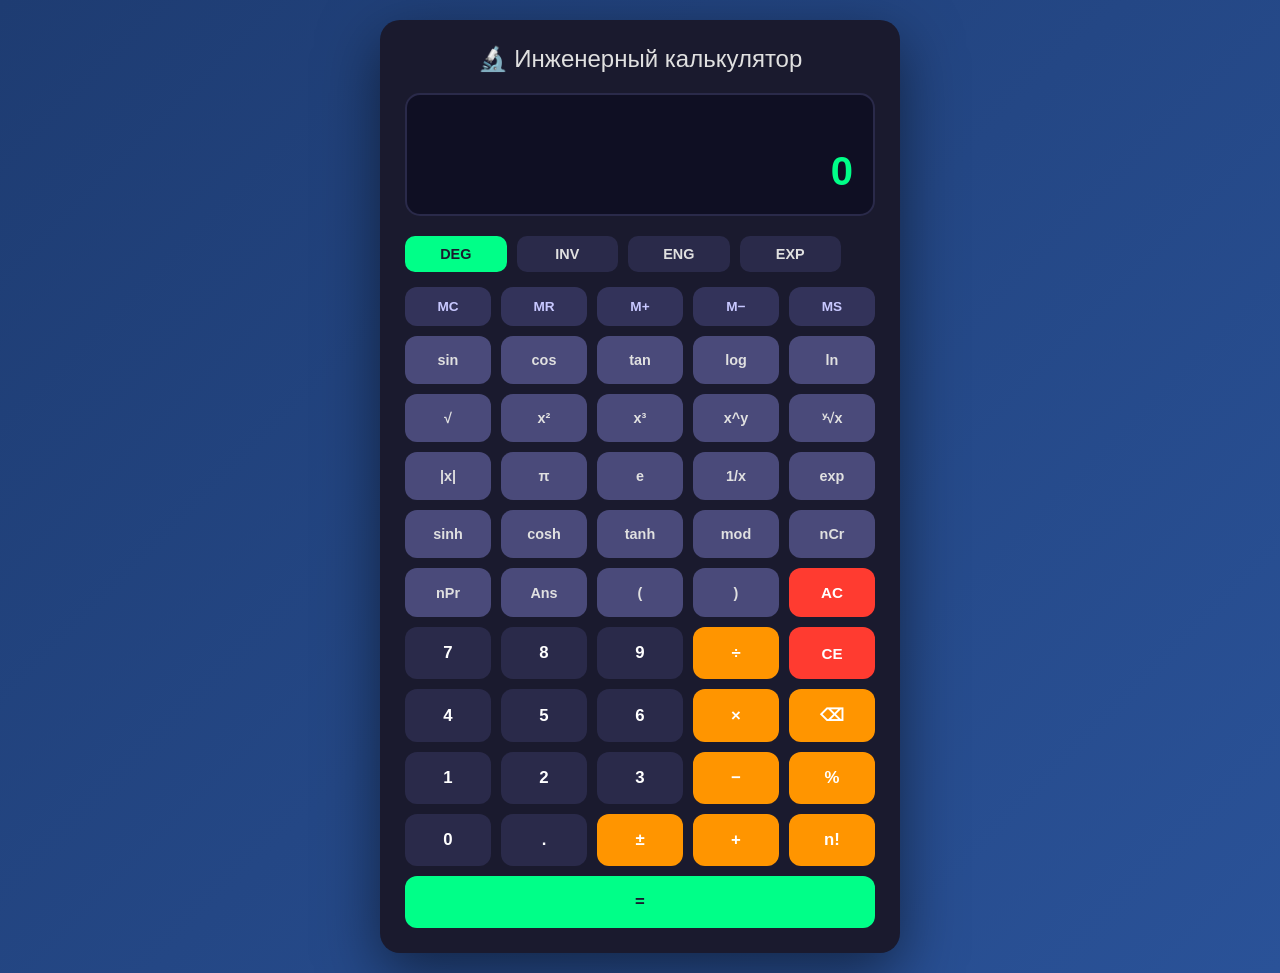
<file: index.html>
<!DOCTYPE html>
<html lang="ru">
<head>
    <meta charset="UTF-8">
    <meta name="viewport" content="width=device-width, initial-scale=1.0">
    <title>Инженерный калькулятор</title>
    <link rel="icon" href="data:,">
    <link rel="stylesheet" href="style.css">
</head>
<body>
    <div class="calculator">
        <div class="calculator-header">
            <h1>🔬 Инженерный калькулятор</h1>
        </div>

        <div class="display-container">
            <div class="display-expression" id="expression"></div>
            <div class="display-result" id="result" aria-live="polite">0</div>
        </div>

        <div class="mode-toggle">
            <button id="degRadBtn" class="mode-btn" onclick="toggleDegRad()" aria-label="Градусы или радианы">DEG</button>
            <button id="invBtn" class="mode-btn" onclick="toggleInv()" aria-label="Обратные функции">INV</button>
            <button id="engBtn" class="mode-btn" onclick="toggleEngineering()" aria-label="Инженерный формат результата">ENG</button>
            <button id="expBtn" class="mode-btn" onclick="insertExponent()" aria-label="Ввод порядка числа">EXP</button>
            <span id="memoryIndicator" class="memory-indicator" title="В памяти есть число" aria-label="В памяти есть число">M</span>
        </div>

        <div class="buttons">
            <!-- Row 1: Memory -->
            <button class="btn btn-memory" onclick="memoryClear()" aria-label="Очистить память">MC</button>
            <button class="btn btn-memory" onclick="memoryRecall()" aria-label="Вызвать из памяти">MR</button>
            <button class="btn btn-memory" onclick="memoryAdd()" aria-label="Прибавить к памяти">M+</button>
            <button class="btn btn-memory" onclick="memorySubtract()" aria-label="Вычесть из памяти">M−</button>
            <button class="btn btn-memory" onclick="memoryStore()" aria-label="Записать в память">MS</button>

            <!-- Row 2: Scientific functions (data-inv — label in INV mode) -->
            <button class="btn btn-scientific" data-inv="sin⁻¹" onclick="insertFunction('sin(')">sin</button>
            <button class="btn btn-scientific" data-inv="cos⁻¹" onclick="insertFunction('cos(')">cos</button>
            <button class="btn btn-scientific" data-inv="tan⁻¹" onclick="insertFunction('tan(')">tan</button>
            <button class="btn btn-scientific" data-inv="10ˣ" onclick="insertFunction('log(')">log</button>
            <button class="btn btn-scientific" data-inv="eˣ" onclick="insertFunction('ln(')">ln</button>

            <!-- Row 3: Roots and powers -->
            <button class="btn btn-scientific" data-inv="∛" onclick="insertFunction('sqrt(')">√</button>
            <button class="btn btn-scientific" onclick="insertSuffix('²')">x²</button>
            <button class="btn btn-scientific" onclick="insertSuffix('³')">x³</button>
            <button class="btn btn-scientific" onclick="insertOperator('^')">x^y</button>
            <button class="btn btn-scientific" onclick="insertNthRoot()">ʸ√x</button>

            <!-- Row 4: Constants, reciprocal, natural exponent -->
            <button class="btn btn-scientific" onclick="insertFunction('abs(')">|x|</button>
            <button class="btn btn-scientific" onclick="insertConstant('pi')">π</button>
            <button class="btn btn-scientific" onclick="insertConstant('e')">e</button>
            <button class="btn btn-scientific" onclick="insertSuffix('⁻¹')">1/x</button>
            <button class="btn btn-scientific" data-inv="ln" onclick="insertFunction('exp(')">exp</button>

            <!-- Row 5: Hyperbolic functions and word operators -->
            <button class="btn btn-scientific" data-inv="sinh⁻¹" onclick="insertFunction('sinh(')">sinh</button>
            <button class="btn btn-scientific" data-inv="cosh⁻¹" onclick="insertFunction('cosh(')">cosh</button>
            <button class="btn btn-scientific" data-inv="tanh⁻¹" onclick="insertFunction('tanh(')">tanh</button>
            <button class="btn btn-scientific" onclick="insertNamedOperator('mod')">mod</button>
            <button class="btn btn-scientific" onclick="insertNamedOperator('nCr')">nCr</button>

            <!-- Row 6 -->
            <button class="btn btn-scientific" onclick="insertNamedOperator('nPr')">nPr</button>
            <button class="btn btn-scientific" onclick="insertAnswer()">Ans</button>
            <button class="btn btn-scientific" onclick="insertChar('(')">(</button>
            <button class="btn btn-scientific" onclick="insertChar(')')">)</button>
            <button class="btn btn-clear" onclick="clearAll()">AC</button>

            <!-- Row 7: Numbers and basic operations -->
            <button class="btn btn-number" onclick="insertChar('7')">7</button>
            <button class="btn btn-number" onclick="insertChar('8')">8</button>
            <button class="btn btn-number" onclick="insertChar('9')">9</button>
            <button class="btn btn-operator" onclick="insertOperator('/')">÷</button>
            <button class="btn btn-clear" onclick="clearEntry()">CE</button>

            <!-- Row 8 -->
            <button class="btn btn-number" onclick="insertChar('4')">4</button>
            <button class="btn btn-number" onclick="insertChar('5')">5</button>
            <button class="btn btn-number" onclick="insertChar('6')">6</button>
            <button class="btn btn-operator" onclick="insertOperator('*')">×</button>
            <button class="btn btn-operator" onclick="backspace()">⌫</button>

            <!-- Row 9 -->
            <button class="btn btn-number" onclick="insertChar('1')">1</button>
            <button class="btn btn-number" onclick="insertChar('2')">2</button>
            <button class="btn btn-number" onclick="insertChar('3')">3</button>
            <button class="btn btn-operator" onclick="insertOperator('-')">−</button>
            <button class="btn btn-operator" onclick="insertChar('%')">%</button>

            <!-- Row 10 -->
            <button class="btn btn-number" onclick="insertChar('0')">0</button>
            <button class="btn btn-number" onclick="insertChar('.')">.</button>
            <button class="btn btn-operator" onclick="toggleSign()">±</button>
            <button class="btn btn-operator" onclick="insertOperator('+')">+</button>
            <button class="btn btn-operator" onclick="insertChar('!')">n!</button>

            <!-- Row 11 -->
            <button class="btn btn-equals btn-wide" onclick="calculate()">=</button>
        </div>
    </div>

    <script src="calc-engine.js"></script>
    <script src="script.js"></script>
</body>
</html>
</file>
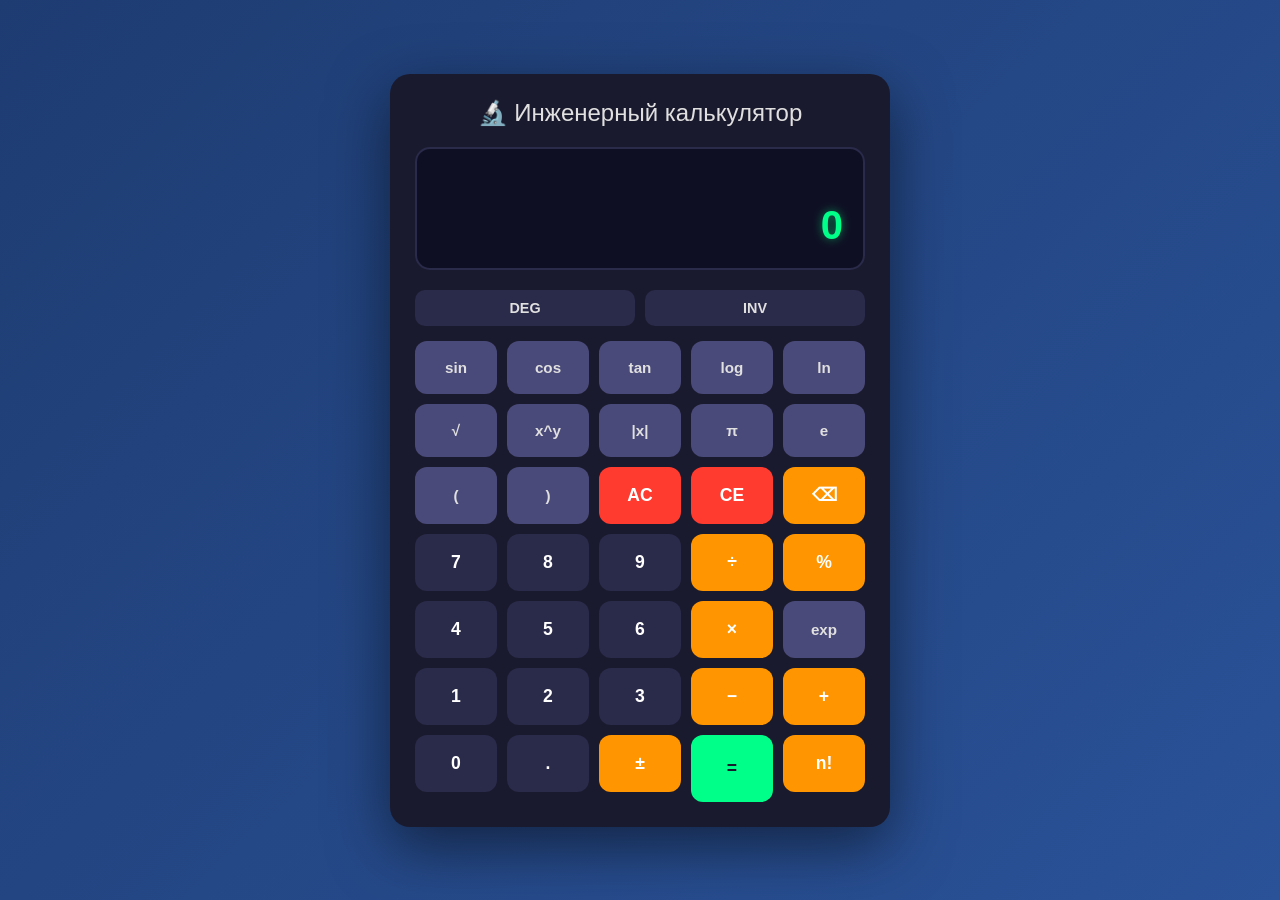
<file: docs/gigacode-original/index.html>
<!DOCTYPE html>
<html lang="ru">
<head>
    <meta charset="UTF-8">
    <meta name="viewport" content="width=device-width, initial-scale=1.0">
    <title>Инженерный калькулятор</title>
    <link rel="stylesheet" href="style.css">
</head>
<body>
    <div class="calculator">
        <div class="calculator-header">
            <h1>🔬 Инженерный калькулятор</h1>
        </div>

        <div class="display-container">
            <div class="display-expression" id="expression"></div>
            <div class="display-result" id="result">0</div>
        </div>

        <div class="mode-toggle">
            <button id="degRadBtn" class="mode-btn" onclick="toggleDegRad()">DEG</button>
            <button id="invBtn" class="mode-btn" onclick="toggleInv()">INV</button>
        </div>

        <div class="buttons">
            <!-- Row 1: Scientific functions -->
            <button class="btn btn-scientific" onclick="insertFunction('sin(')">sin</button>
            <button class="btn btn-scientific" onclick="insertFunction('cos(')">cos</button>
            <button class="btn btn-scientific" onclick="insertFunction('tan(')">tan</button>
            <button class="btn btn-scientific" onclick="insertFunction('log(')">log</button>
            <button class="btn btn-scientific" onclick="insertFunction('ln(')">ln</button>

            <!-- Row 2: More scientific functions -->
            <button class="btn btn-scientific" onclick="insertFunction('sqrt(')">√</button>
            <button class="btn btn-scientific" onclick="insertOperator('^')">x^y</button>
            <button class="btn btn-scientific" onclick="insertFunction('abs(')">|x|</button>
            <button class="btn btn-scientific" onclick="insertConstant('pi')">π</button>
            <button class="btn btn-scientific" onclick="insertConstant('e')">e</button>

            <!-- Row 3: Parentheses and clear -->
            <button class="btn btn-scientific" onclick="insertChar('(')">(</button>
            <button class="btn btn-scientific" onclick="insertChar(')')">)</button>
            <button class="btn btn-clear" onclick="clearAll()">AC</button>
            <button class="btn btn-clear" onclick="clearEntry()">CE</button>
            <button class="btn btn-operator" onclick="backspace()">⌫</button>

            <!-- Row 4: Numbers and basic operations -->
            <button class="btn btn-number" onclick="insertChar('7')">7</button>
            <button class="btn btn-number" onclick="insertChar('8')">8</button>
            <button class="btn btn-number" onclick="insertChar('9')">9</button>
            <button class="btn btn-operator" onclick="insertOperator('/')">÷</button>
            <button class="btn btn-operator" onclick="insertOperator('%')">%</button>

            <!-- Row 5 -->
            <button class="btn btn-number" onclick="insertChar('4')">4</button>
            <button class="btn btn-number" onclick="insertChar('5')">5</button>
            <button class="btn btn-number" onclick="insertChar('6')">6</button>
            <button class="btn btn-operator" onclick="insertOperator('*')">×</button>
            <button class="btn btn-scientific" onclick="insertFunction('exp(')">exp</button>

            <!-- Row 6 -->
            <button class="btn btn-number" onclick="insertChar('1')">1</button>
            <button class="btn btn-number" onclick="insertChar('2')">2</button>
            <button class="btn btn-number" onclick="insertChar('3')">3</button>
            <button class="btn btn-operator" onclick="insertOperator('-')">−</button>
            <button class="btn btn-operator" onclick="insertOperator('+')">+</button>

            <!-- Row 7 -->
            <button class="btn btn-number" onclick="insertChar('0')">0</button>
            <button class="btn btn-number" onclick="insertChar('.')">.</button>
            <button class="btn btn-operator" onclick="toggleSign()">±</button>
            <button class="btn btn-equals" onclick="calculate()">=</button>
            <button class="btn btn-operator" onclick="insertChar('!')">n!</button>
        </div>
    </div>

    <script src="script.js"></script>
</body>
</html>
</file>
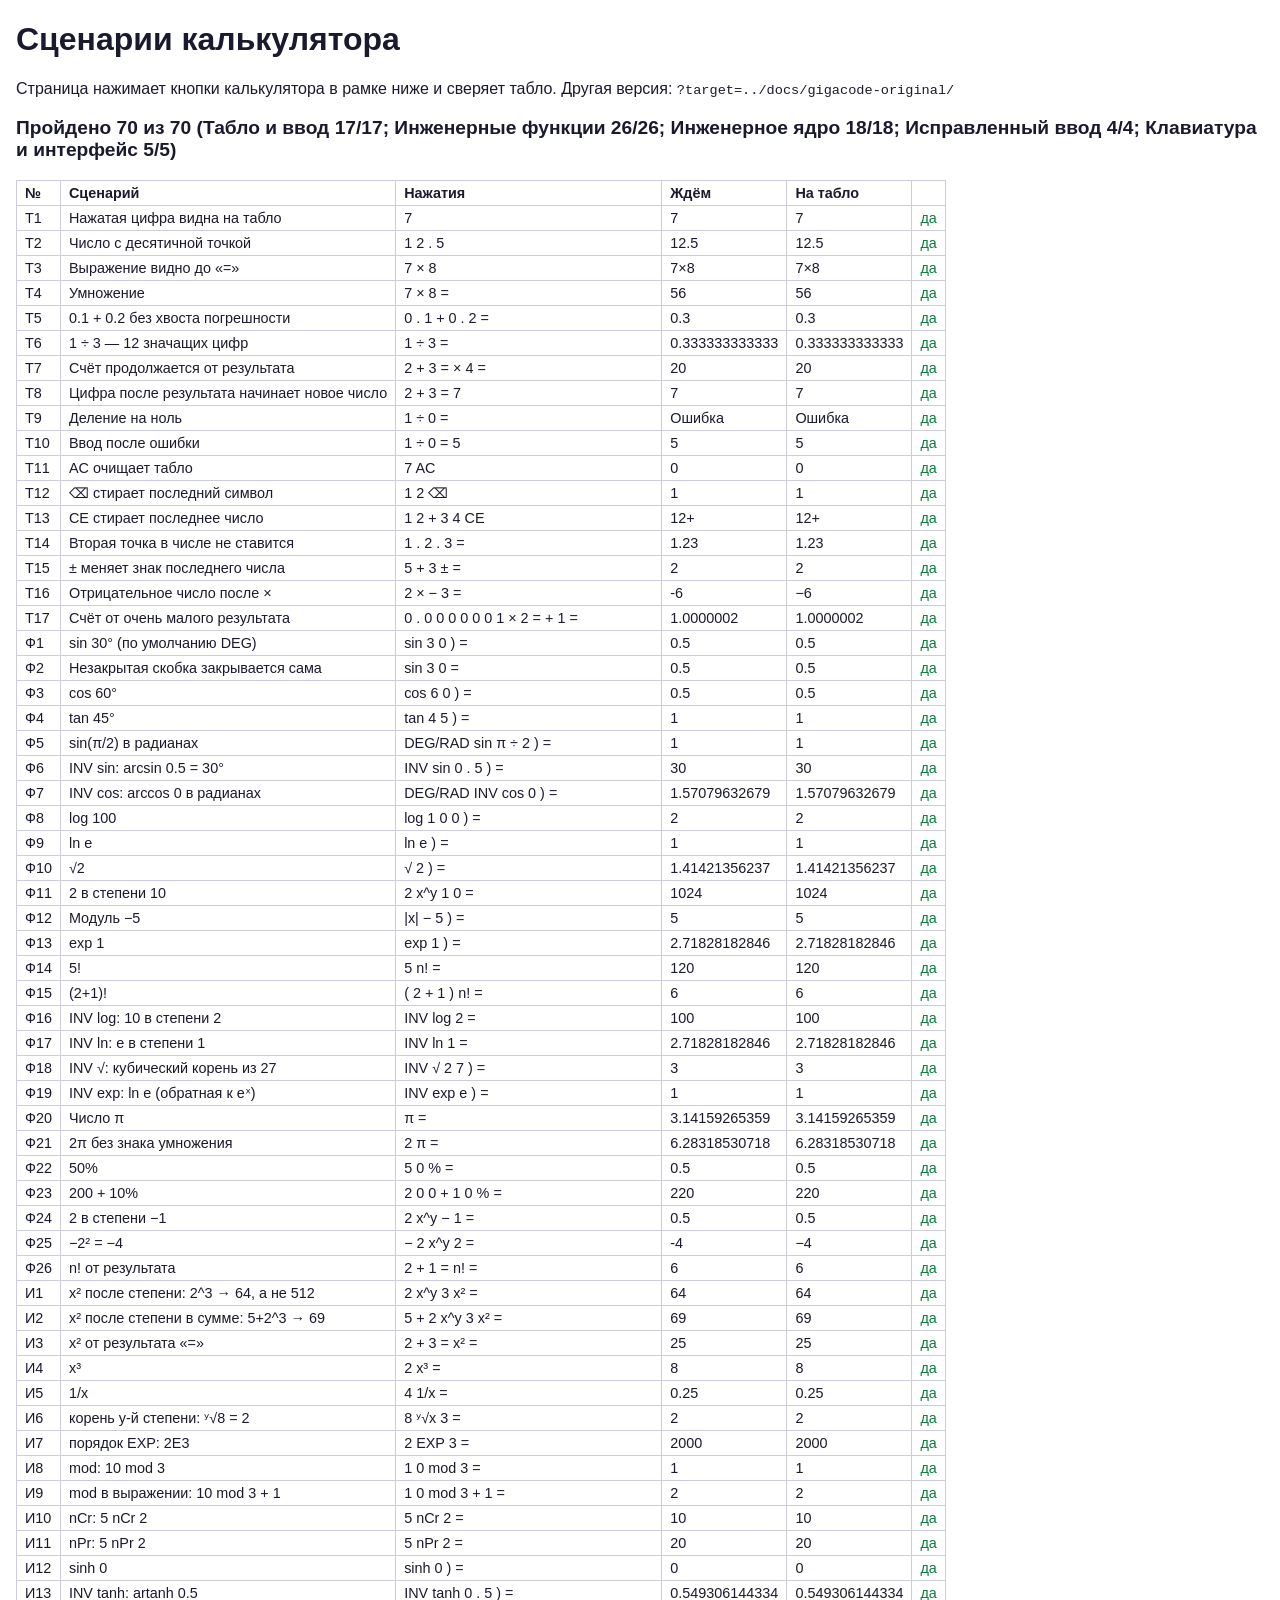
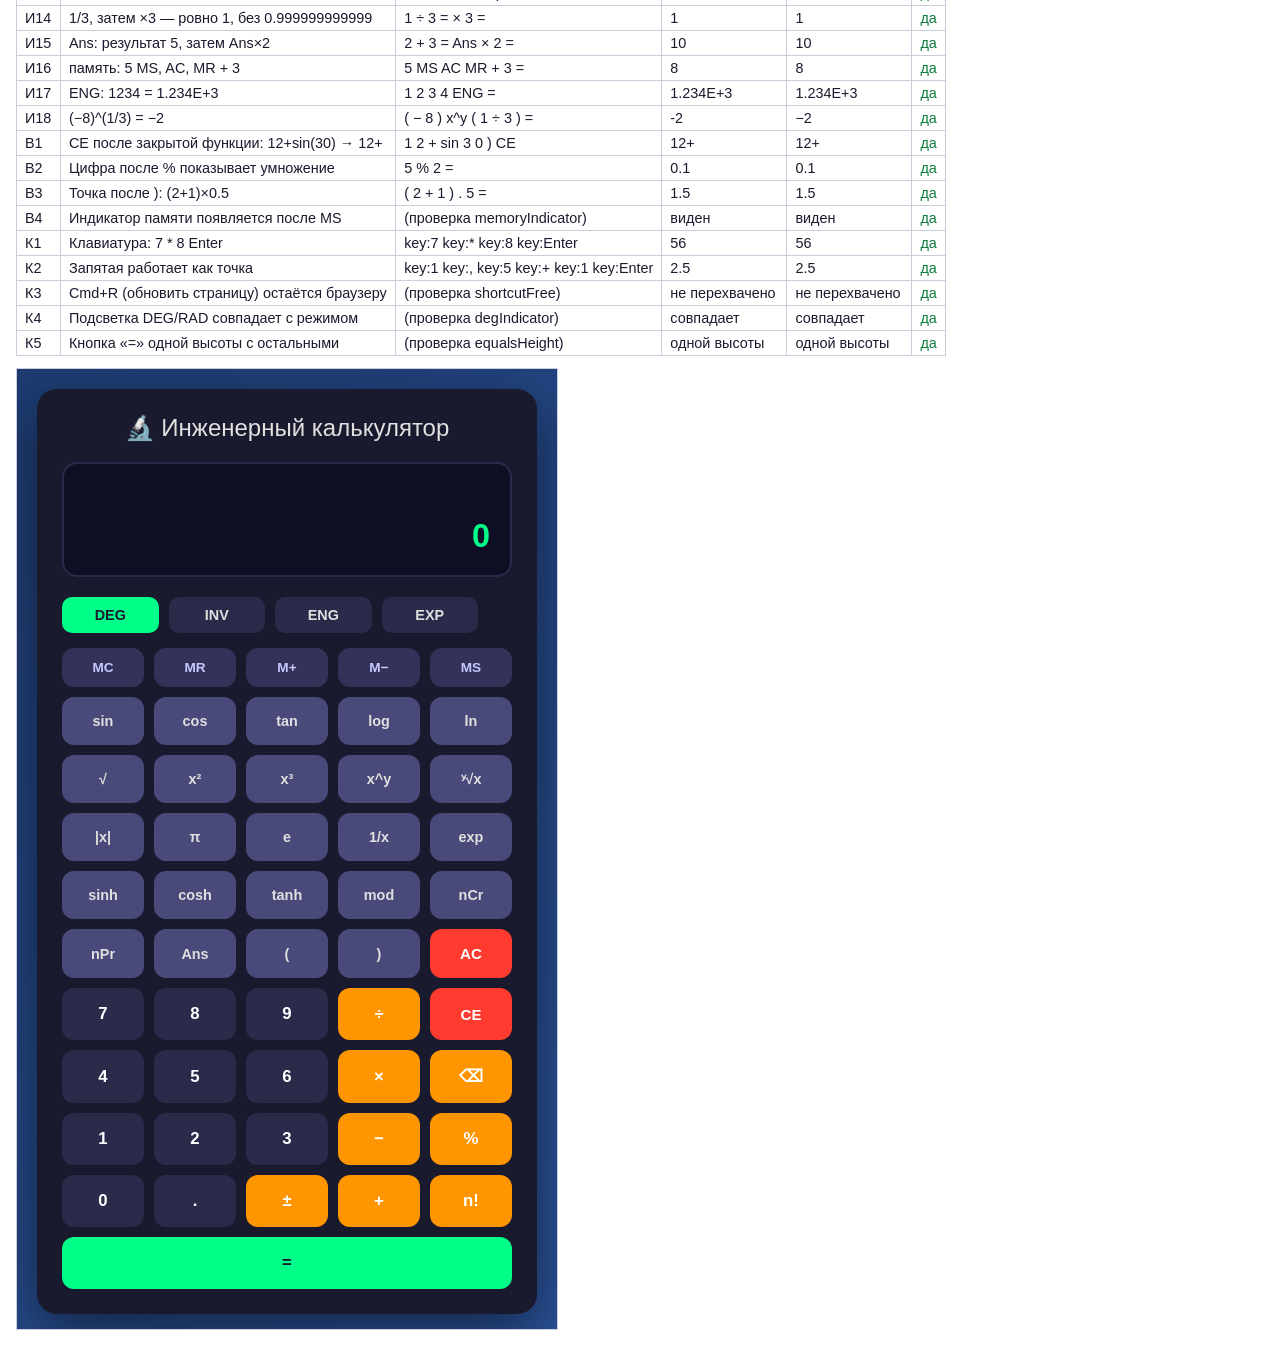
<file: tests/scenarios.html>
<!DOCTYPE html>
<html lang="ru">
<head>
    <meta charset="UTF-8">
    <meta name="viewport" content="width=device-width, initial-scale=1.0">
    <title>Сценарии калькулятора</title>
    <link rel="icon" href="data:,">
    <style>
        body { font-family: -apple-system, 'Segoe UI', sans-serif; margin: 16px; color: #1a1a2e; background: #fff; }
        #summary { font-size: 1.2rem; font-weight: 600; }
        table { border-collapse: collapse; margin: 12px 0; font-size: 0.9rem; }
        th, td { border: 1px solid #ccd; padding: 4px 8px; text-align: left; vertical-align: top; }
        tr.fail td { background: #ffecec; }
        tr.pass td:last-child { color: #0a7d3b; }
        tr.fail td:last-child { color: #c0262d; }
        code { font-size: 0.85rem; }
        iframe { border: 1px solid #ccd; }
    </style>
</head>
<body>
    <h1>Сценарии калькулятора</h1>
    <p>Страница нажимает кнопки калькулятора в рамке ниже и сверяет табло.
       Другая версия: <code>?target=../docs/gigacode-original/</code></p>
    <p id="summary">Идёт проверка…</p>
    <table id="report"></table>
    <iframe id="calc" title="Калькулятор под проверкой" width="540" height="960"></iframe>

    <script src="scenarios.js"></script>
    <script>
        const target = new URLSearchParams(location.search).get('target') || '../';
        const frame = document.getElementById('calc');
        frame.addEventListener('load', () => runAll(frame.contentWindow));
        frame.src = target + 'index.html';

        // Typographic signs (− × ÷) and ASCII signs (- * /) count as the same text
        function normalize(text) {
            return String(text).trim().replace(/−/g, '-').replace(/×/g, '*').replace(/÷/g, '/');
        }

        function runAll(win) {
            const doc = win.document;
            const buttons = {};
            doc.querySelectorAll('.buttons button').forEach((b) => { buttons[b.textContent.trim()] = b; });
            buttons['DEG/RAD'] = doc.getElementById('degRadBtn');
            buttons['INV'] = doc.getElementById('invBtn');
            buttons['ENG'] = doc.getElementById('engBtn');
            buttons['EXP'] = doc.getElementById('expBtn');
            const display = doc.getElementById('result');
            // DEG/RAD highlight right after page load, before any scenario touches it
            const degAtLoad = degIndicatorMatches();

            function degIndicatorMatches() {
                const button = buttons['DEG/RAD'];
                return (button.textContent.trim() === 'DEG') === button.classList.contains('active');
            }

            function keydown(key, extra) {
                const event = new win.KeyboardEvent('keydown', Object.assign({ key, bubbles: true, cancelable: true }, extra));
                doc.body.dispatchEvent(event);
                return event;
            }

            function press(step) {
                if (step.startsWith('key:')) {
                    keydown(step.slice(4));
                    return;
                }
                const button = buttons[step];
                if (!button) throw new Error('нет кнопки «' + step + '»');
                button.click();
            }

            const checks = {
                shortcutFree() {
                    return keydown('r', { metaKey: true }).defaultPrevented ? 'перехвачено' : 'не перехвачено';
                },
                degIndicator() {
                    let consistent = degAtLoad;
                    for (let i = 0; i < 2; i++) {
                        buttons['DEG/RAD'].click();
                        consistent = consistent && degIndicatorMatches();
                    }
                    return consistent ? 'совпадает' : 'не совпадает';
                },
                equalsHeight() {
                    return buttons['='].offsetHeight === buttons['0'].offsetHeight ? 'одной высоты' : 'выше остальных';
                },
                memoryIndicator() {
                    buttons['5'].click();
                    buttons['MS'].click();
                    const visible = doc.getElementById('memoryIndicator').classList.contains('visible');
                    buttons['MC'].click();
                    buttons['AC'].click();
                    return visible ? 'виден' : 'не виден';
                },
            };

            function reset() {
                buttons['AC'].click();
                if (buttons['DEG/RAD'].textContent.trim() !== 'DEG') buttons['DEG/RAD'].click();
                if (buttons['INV'].classList.contains('active')) buttons['INV'].click();
                const engBtn = doc.getElementById('engBtn');
                if (engBtn.classList.contains('active')) engBtn.click();
                if (doc.getElementById('memoryIndicator').classList.contains('visible')) buttons['MC'].click();
            }

            const results = SCENARIOS.map((scenario) => {
                reset();
                let actual;
                try {
                    if (scenario.check) {
                        actual = checks[scenario.check]();
                    } else {
                        scenario.steps.forEach(press);
                        actual = display.textContent.trim();
                    }
                } catch (error) {
                    actual = 'сбой: ' + error.message;
                }
                return { scenario, actual, ok: normalize(actual) === normalize(scenario.expect) };
            });
            reset();
            render(results);
        }

        function render(results) {
            const table = document.getElementById('report');
            const head = table.insertRow();
            ['№', 'Сценарий', 'Нажатия', 'Ждём', 'На табло', ''].forEach((title) => {
                const th = document.createElement('th');
                th.textContent = title;
                head.appendChild(th);
            });
            results.forEach(({ scenario, actual, ok }) => {
                const row = table.insertRow();
                row.className = ok ? 'pass' : 'fail';
                const steps = scenario.check ? '(проверка ' + scenario.check + ')' : scenario.steps.join(' ');
                [scenario.id, scenario.name, steps, scenario.expect, actual, ok ? 'да' : 'нет'].forEach((text) => {
                    row.insertCell().textContent = text;
                });
            });

            const passed = results.filter((r) => r.ok).length;
            const groups = {};
            results.forEach(({ scenario, ok }) => {
                groups[scenario.group] = groups[scenario.group] || { passed: 0, total: 0 };
                groups[scenario.group].total++;
                if (ok) groups[scenario.group].passed++;
            });
            const byGroup = Object.entries(groups).map(([name, g]) => name + ' ' + g.passed + '/' + g.total).join('; ');
            const summary = document.getElementById('summary');
            summary.textContent = 'Пройдено ' + passed + ' из ' + results.length + ' (' + byGroup + ')';
            summary.dataset.passed = passed;
            summary.dataset.total = results.length;
            document.title = 'Сценарии: ' + passed + '/' + results.length;
        }
    </script>
</body>
</html>
</file>
<file: style.css>
* {
    margin: 0;
    padding: 0;
    box-sizing: border-box;
}

body {
    font-family: 'Segoe UI', Tahoma, Geneva, Verdana, sans-serif;
    background: linear-gradient(135deg, #1e3c72 0%, #2a5298 100%);
    min-height: 100vh;
    display: flex;
    justify-content: center;
    align-items: flex-start;
    padding: 20px;
}

.calculator {
    background: #1a1a2e;
    border-radius: 20px;
    box-shadow: 0 20px 60px rgba(0, 0, 0, 0.5);
    padding: 25px;
    max-width: 520px;
    width: 100%;
    margin: auto;
}

.calculator-header {
    text-align: center;
    margin-bottom: 20px;
}

.calculator-header h1 {
    color: #e0e0e0;
    font-size: 1.5rem;
    font-weight: 500;
}

.display-container {
    background: #0f0f23;
    border-radius: 15px;
    padding: 20px;
    margin-bottom: 20px;
    border: 2px solid #2a2a4a;
}

.display-expression {
    color: #888;
    font-size: 1rem;
    text-align: right;
    min-height: 24px;
    overflow-x: auto;
    overflow-y: hidden;
    white-space: nowrap;
    scrollbar-width: thin;
}

.display-result {
    color: #00ff88;
    font-size: clamp(1.5rem, 6vw, 2.5rem);
    text-align: right;
    font-weight: bold;
    margin-top: 10px;
    overflow-x: auto;
    overflow-y: hidden;
    white-space: nowrap;
    scrollbar-width: thin;
    /* Digits keep their width: the line does not jump while typing */
    font-variant-numeric: tabular-nums;
}

.mode-toggle {
    display: flex;
    align-items: center;
    gap: 10px;
    margin-bottom: 15px;
}

.mode-btn {
    flex: 1;
    padding: 10px;
    background: #2a2a4a;
    color: #e0e0e0;
    border: none;
    border-radius: 10px;
    cursor: pointer;
    font-size: 0.9rem;
    font-weight: 600;
    transition: background-color 0.2s, color 0.2s;
}

.mode-btn:hover {
    background: #3a3a6a;
}

.mode-btn.active {
    background: #00ff88;
    color: #1a1a2e;
}

.memory-indicator {
    min-width: 24px;
    text-align: center;
    color: #ff9500;
    font-weight: 700;
    font-size: 1rem;
    opacity: 0;
    transition: opacity 0.2s;
}

.memory-indicator.visible {
    opacity: 1;
}

.buttons {
    display: grid;
    grid-template-columns: repeat(5, 1fr);
    gap: 10px;
}

.btn {
    padding: 16px 8px;
    font-size: 1.05rem;
    border: none;
    border-radius: 12px;
    cursor: pointer;
    transition: background-color 0.2s, transform 0.1s;
    font-weight: 600;
    user-select: none;
    /* Emoji-free symbols (², ⁻¹) stay on one line and centred */
    white-space: nowrap;
}

.btn:active {
    transform: scale(0.96);
}

.btn:focus-visible,
.mode-btn:focus-visible {
    outline: 2px solid #00ff88;
    outline-offset: 2px;
}

.btn-number {
    background: #2a2a4a;
    color: #ffffff;
}

.btn-number:hover {
    background: #3a3a6a;
}

.btn-operator {
    background: #ff9500;
    color: #ffffff;
}

.btn-operator:hover {
    background: #ffaa33;
}

.btn-scientific {
    background: #4a4a7a;
    color: #e0e0e0;
    font-size: 0.9rem;
}

.btn-scientific:hover {
    background: #5a5a8a;
}

.btn-memory {
    background: #33335a;
    color: #c8c8ff;
    font-size: 0.85rem;
    padding: 12px 6px;
}

.btn-memory:hover {
    background: #44446e;
}

.btn-clear {
    background: #ff3b30;
    color: #ffffff;
    font-size: 0.95rem;
}

.btn-clear:hover {
    background: #ff5b50;
}

.btn-equals {
    background: #00ff88;
    color: #1a1a2e;
}

.btn-equals:hover {
    background: #33ff99;
}

.btn-wide {
    grid-column: span 5;
}

/* Responsive design */
@media (max-width: 480px) {
    body {
        padding: 10px;
    }

    .calculator {
        padding: 14px;
        border-radius: 14px;
    }

    .buttons {
        gap: 7px;
    }

    .btn {
        padding: 13px 5px;
        font-size: 0.95rem;
    }

    .btn-scientific {
        font-size: 0.8rem;
    }

    .btn-memory {
        font-size: 0.75rem;
        padding: 10px 4px;
    }

    .calculator-header h1 {
        font-size: 1.15rem;
    }

    .display-container {
        padding: 14px;
    }
}
</file>
<file: docs/gigacode-original/style.css>
* {
    margin: 0;
    padding: 0;
    box-sizing: border-box;
}

body {
    font-family: 'Segoe UI', Tahoma, Geneva, Verdana, sans-serif;
    background: linear-gradient(135deg, #1e3c72 0%, #2a5298 100%);
    min-height: 100vh;
    display: flex;
    justify-content: center;
    align-items: center;
    padding: 20px;
}

.calculator {
    background: #1a1a2e;
    border-radius: 20px;
    box-shadow: 0 20px 60px rgba(0, 0, 0, 0.5);
    padding: 25px;
    max-width: 500px;
    width: 100%;
}

.calculator-header {
    text-align: center;
    margin-bottom: 20px;
}

.calculator-header h1 {
    color: #e0e0e0;
    font-size: 1.5rem;
    font-weight: 500;
}

.display-container {
    background: #0f0f23;
    border-radius: 15px;
    padding: 20px;
    margin-bottom: 20px;
    border: 2px solid #2a2a4a;
}

.display-expression {
    color: #888;
    font-size: 1rem;
    text-align: right;
    min-height: 24px;
    word-wrap: break-word;
    word-break: break-all;
}

.display-result {
    color: #00ff88;
    font-size: 2.5rem;
    text-align: right;
    font-weight: bold;
    margin-top: 10px;
    word-wrap: break-word;
    word-break: break-all;
    text-shadow: 0 0 10px rgba(0, 255, 136, 0.5);
}

.mode-toggle {
    display: flex;
    gap: 10px;
    margin-bottom: 15px;
}

.mode-btn {
    flex: 1;
    padding: 10px;
    background: #2a2a4a;
    color: #e0e0e0;
    border: none;
    border-radius: 10px;
    cursor: pointer;
    font-size: 0.9rem;
    font-weight: 600;
    transition: all 0.3s;
}

.mode-btn:hover {
    background: #3a3a6a;
}

.mode-btn.active {
    background: #00ff88;
    color: #1a1a2e;
}

.buttons {
    display: grid;
    grid-template-columns: repeat(5, 1fr);
    gap: 10px;
}

.btn {
    padding: 18px 10px;
    font-size: 1.1rem;
    border: none;
    border-radius: 12px;
    cursor: pointer;
    transition: all 0.2s;
    font-weight: 600;
    user-select: none;
}

.btn:active {
    transform: scale(0.95);
}

.btn-number {
    background: #2a2a4a;
    color: #ffffff;
}

.btn-number:hover {
    background: #3a3a6a;
}

.btn-operator {
    background: #ff9500;
    color: #ffffff;
}

.btn-operator:hover {
    background: #ffaa33;
}

.btn-scientific {
    background: #4a4a7a;
    color: #e0e0e0;
    font-size: 0.95rem;
}

.btn-scientific:hover {
    background: #5a5a8a;
}

.btn-clear {
    background: #ff3b30;
    color: #ffffff;
}

.btn-clear:hover {
    background: #ff5b50;
}

.btn-equals {
    background: #00ff88;
    color: #1a1a2e;
    grid-row: span 2;
}

.btn-equals:hover {
    background: #33ff99;
}

/* Responsive design */
@media (max-width: 480px) {
    .calculator {
        padding: 15px;
    }

    .btn {
        padding: 15px 8px;
        font-size: 1rem;
    }

    .btn-scientific {
        font-size: 0.85rem;
    }

    .display-result {
        font-size: 2rem;
    }

    .calculator-header h1 {
        font-size: 1.2rem;
    }
}
</file>
